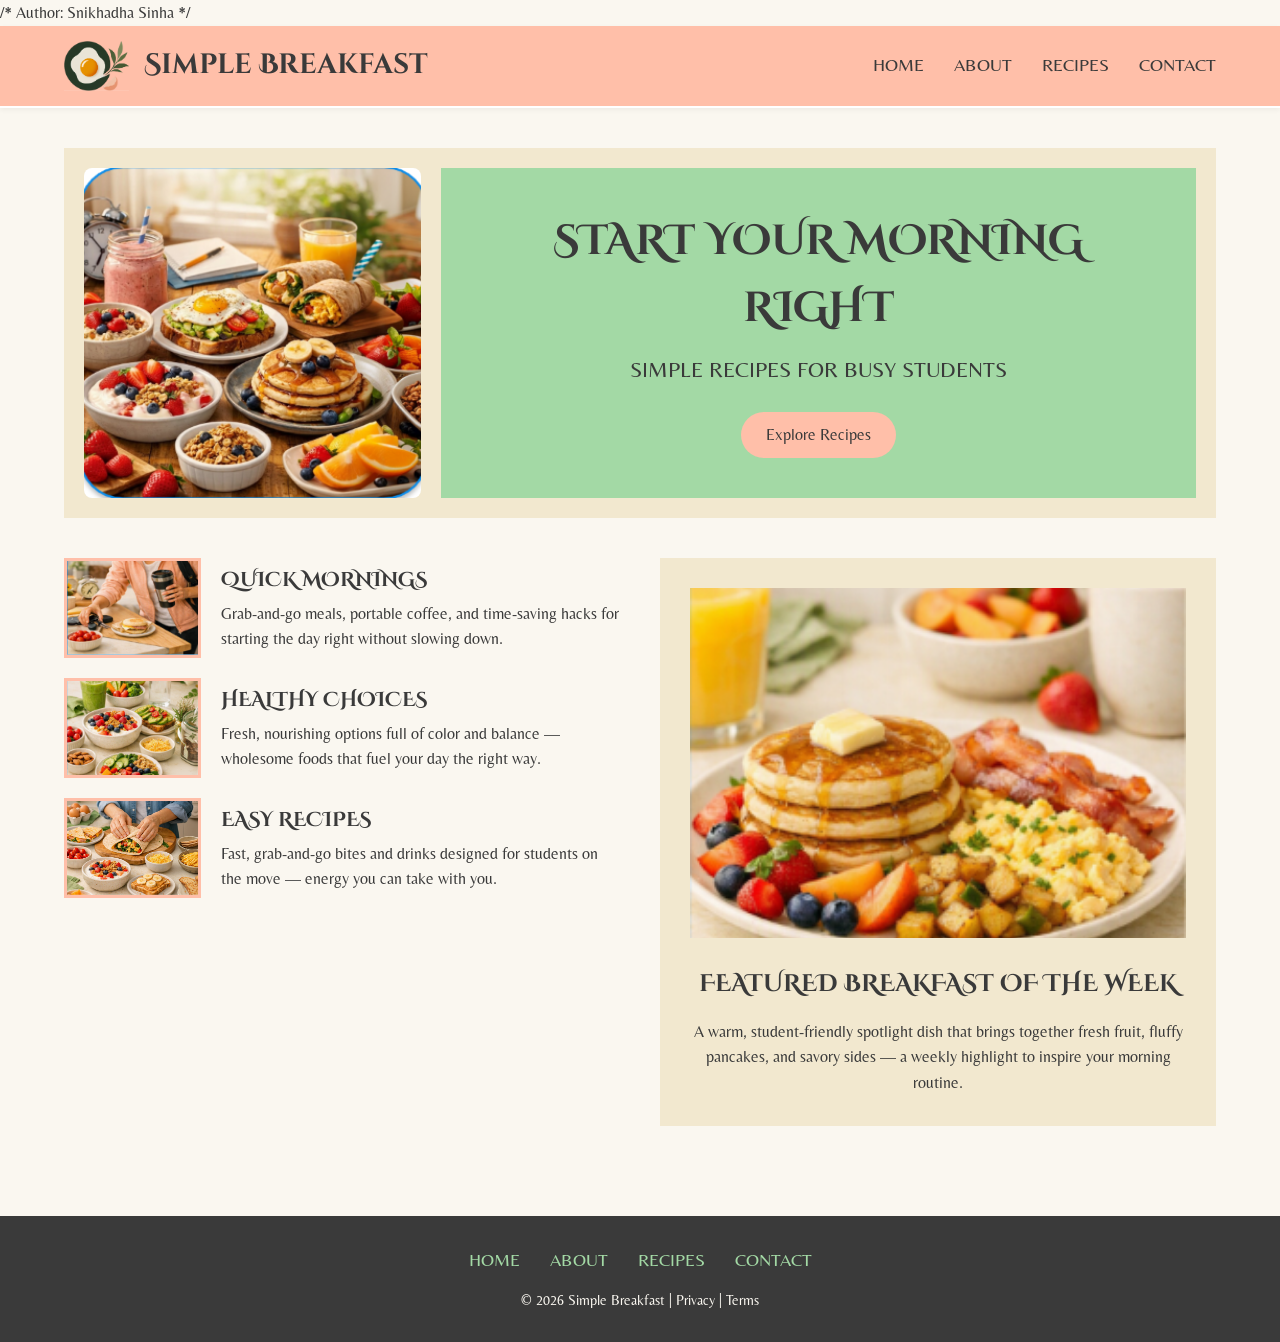
<file: index.html>
<!DOCTYPE html>
<html lang="en">
<head>
    /* Author: Snikhadha Sinha */
    <meta charset="UTF-8">
    <meta name="viewport" content="width=device-width, initial-scale=1.0">
    <title>Simple Breakfast | Home</title>
    <link rel="preconnect" href="https://fonts.googleapis.com">
    <link rel="preconnect" href="https://fonts.gstatic.com" crossorigin>
    <link href="https://fonts.googleapis.com/css2?family=Belleza&family=Cinzel+Decorative:wght@400;700;900&display=swap" rel="stylesheet">
    <link rel="stylesheet" href="styles.css">
    <!-- Internal CSS for Home Page Specifics -->
    <style>
        .home-hero {
            background-color: var(--cream);
            display: flex;
            padding: 20px;
            gap: 20px;
            margin-bottom: 40px;
            align-items: stretch;
        }
        .home-hero-img {
            flex: 1;
        }
        .home-hero-img img {
            width: 100%;
            height: 100%;
            object-fit: cover;
            border-radius: 8px;
        }
        .home-hero-content {
            flex: 2;
            background-color: var(--matcha);
            display: flex;
            flex-direction: column;
            justify-content: center;
            align-items: center;
            text-align: center;
            padding: 40px;
        }
        .home-hero-content h2 {
            font-size: 42px;
            margin-bottom: 10px;
        }
        .home-hero-content h3 {
            font-size: 22px;
            font-family: var(--font-body);
            font-weight: normal;
            margin-bottom: 25px;
        }
        .home-main-grid {
            display: grid;
            grid-template-columns: 1fr 1fr;
            gap: 40px;
        }
        .category-stack {
            display: flex;
            flex-direction: column;
            gap: 20px;
        }
        .category-card {
            display: flex;
            gap: 20px;
            align-items: center;
        }
        .category-card img {
            width: 150px;
            height: 100px;
            object-fit: cover;
            border: 3px solid var(--peach);
        }
        .category-card h4 {
            font-size: 20px;
            margin-bottom: 5px;
            text-transform: uppercase;
        }
        .featured-breakfast {
            background-color: var(--cream);
            padding: 30px;
            text-align: center;
        }
        .featured-breakfast img {
            width: 100%;
            max-height: 350px;
            object-fit: cover;
            margin-bottom: 20px;
        }
        .featured-breakfast h3 {
            font-size: 24px;
            margin-bottom: 15px;
        }
        
        @media (max-width: 768px) {
            .home-hero { flex-direction: column; }
            .home-main-grid { grid-template-columns: 1fr; }
        }
    </style>
</head>
<body>

    <header style="border-bottom: 2px solid #fff;"> <!-- Inline CSS Example -->
        <div class="header-left">
            <img src="logo.png" alt="Simple Breakfast Logo">
            <a href="index.html" class="logo-text">Simple Breakfast</a>
        </div>
        <nav>
            <ul>
                <li><a href="index.html">Home</a></li>
                <li><a href="about.html">About</a></li>
                <li><a href="recipes.html">Recipes</a></li>
                <li><a href="contact.html">Contact</a></li>
            </ul>
        </nav>
    </header>

    <main>
        <section class="home-hero">
            <div class="home-hero-img">
                <img src="start_your_morning_right.png" alt="A spread of simple, healthy breakfast foods">
            </div>
            <div class="home-hero-content">
                <h2>START YOUR MORNING RIGHT</h2>
                <h3>SIMPLE RECIPES FOR BUSY STUDENTS</h3>
                <a href="recipes.html" class="btn">Explore Recipes</a>
            </div>
        </section>

        <section class="home-main-grid">
            <div class="category-stack">
                <div class="category-card">
                    <img src="quick-mornings.png" alt="Quick Mornings">
                    <div>
                        <h4>Quick Mornings</h4>
                        <p>Grab-and-go meals, portable coffee, and time-saving hacks for starting the day right without slowing down.</p>
                    </div>
                </div>
                <div class="category-card">
                    <img src="healthy-choices.png" alt="Healthy Choices">
                    <div>
                        <h4>Healthy Choices</h4>
                        <p>Fresh, nourishing options full of color and balance — wholesome foods that fuel your day the right way.</p>
                    </div>
                </div>
                <div class="category-card">
                    <img src="easy-recipes.png" alt="Easy Recipes">
                    <div>
                        <h4>Easy Recipes</h4>
                        <p>Fast, grab-and-go bites and drinks designed for students on the move — energy you can take with you.</p>
                    </div>
                </div>
            </div>

            <div class="featured-breakfast">
                <img src="featured-breakfast.png" alt="Featured Breakfast of the week">
                <h3>FEATURED BREAKFAST OF THE WEEK</h3>
                <p>A warm, student-friendly spotlight dish that brings together fresh fruit, fluffy pancakes, and savory sides — a weekly highlight to inspire your morning routine.</p>
            </div>
        </section>
    </main>

    <footer>
        <nav>
            <ul>
                <li><a href="index.html">Home</a></li>
                <li><a href="about.html">About</a></li>
                <li><a href="recipes.html">Recipes</a></li>
                <li><a href="contact.html">Contact</a></li>
            </ul>
        </nav>
        <p>&copy; 2026 Simple Breakfast | Privacy | Terms</p>
    </footer>

</body>
</html>
</file>
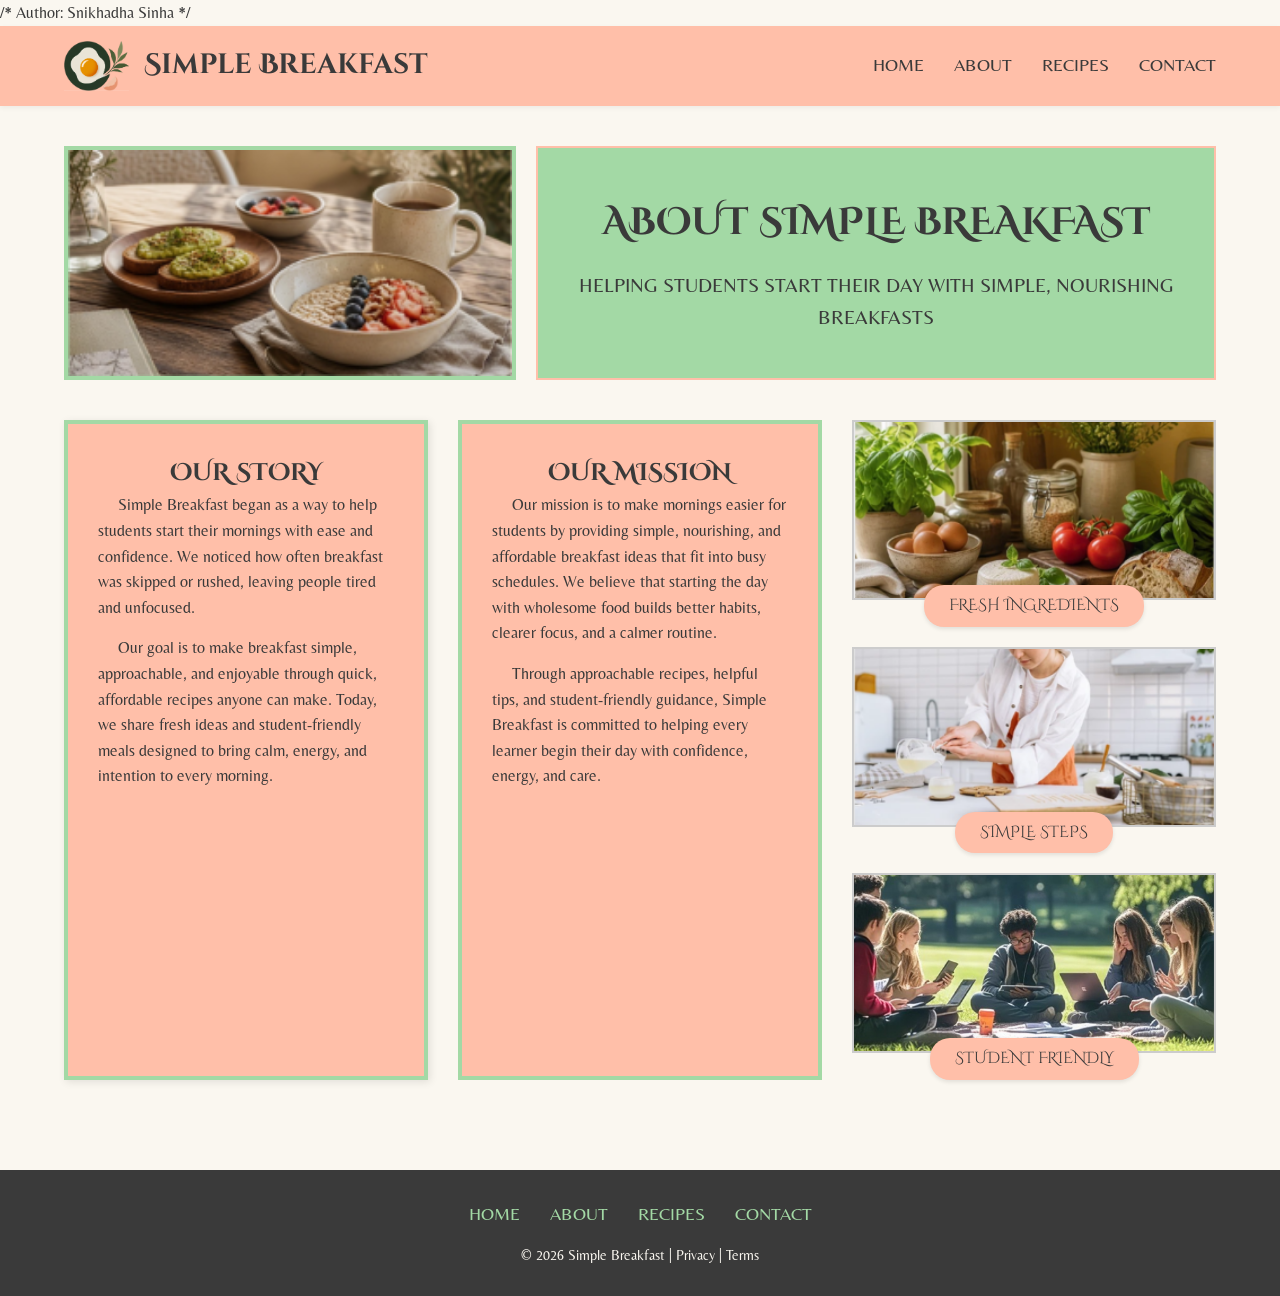
<file: about.html>
<!DOCTYPE html>
<html lang="en">
<head>
    /* Author: Snikhadha Sinha */
    <meta charset="UTF-8">
    <meta name="viewport" content="width=device-width, initial-scale=1.0">
    <title>Simple Breakfast | About</title>
    <link rel="preconnect" href="https://fonts.googleapis.com">
    <link rel="preconnect" href="https://fonts.gstatic.com" crossorigin>
    <link href="https://fonts.googleapis.com/css2?family=Belleza&family=Cinzel+Decorative:wght@400;700;900&display=swap" rel="stylesheet">
    <link rel="stylesheet" href="styles.css">
    <!-- Internal CSS for About Page Specifics -->
    <style>
        .about-hero {
            display: flex;
            gap: 20px;
            margin-bottom: 40px;
        }
        .about-hero img {
            width: 40%;
            object-fit: cover;
            border: 4px solid var(--matcha);
        }
        .about-hero-text {
            width: 60%;
            background-color: var(--matcha);
            display: flex;
            flex-direction: column;
            justify-content: center;
            align-items: center;
            text-align: center;
            padding: 40px;
            border: 2px solid var(--peach);
        }
        .about-hero-text h1 {
            font-size: 38px;
            margin-bottom: 15px;
        }
        .about-hero-text p {
            font-size: 20px;
            text-transform: uppercase;
        }
        .about-grid {
            display: grid;
            grid-template-columns: 1fr 1fr 1fr;
            gap: 30px;
        }
        .about-card {
            background-color: var(--peach);
            border: 4px solid var(--matcha);
            padding: 30px;
            text-align: center;
        }
        .about-card h3 {
            font-size: 24px;
            margin-bottom: 20px;
        }
        .about-card p {
            text-align: left;
            text-indent: 20px;
        }
        .about-images-col {
            display: flex;
            flex-direction: column;
            gap: 20px;
            align-items: center;
        }
        .about-img-box {
            display: flex;
            flex-direction: column;
            align-items: center;
            width: 100%;
        }
        .about-img-box img {
            width: 100%;
            height: 180px;
            object-fit: cover;
            border: 2px solid #ccc;
        }
        .img-label {
            background-color: var(--peach);
            padding: 8px 25px;
            border-radius: 20px;
            margin-top: -15px;
            font-family: var(--font-heading);
            font-size: 16px;
            z-index: 2;
            position: relative;
            box-shadow: 0 2px 4px rgba(0,0,0,0.1);
        }
        
        @media (max-width: 1024px) {
            .about-grid { grid-template-columns: 1fr 1fr; }
            .about-images-col { grid-column: span 2; flex-direction: row; }
        }
        @media (max-width: 768px) {
            .about-hero { flex-direction: column; }
            .about-hero img, .about-hero-text { width: 100%; }
            .about-grid { grid-template-columns: 1fr; }
            .about-images-col { grid-column: span 1; flex-direction: column; }
        }
    </style>
</head>
<body>

    <header>
        <div class="header-left">
            <img src="logo.png" alt="Simple Breakfast Logo">
            <a href="index.html" class="logo-text">Simple Breakfast</a>
        </div>
        <nav>
            <ul>
                <li><a href="index.html">Home</a></li>
                <li><a href="about.html">About</a></li>
                <li><a href="recipes.html">Recipes</a></li>
                <li><a href="contact.html">Contact</a></li>
            </ul>
        </nav>
    </header>

    <main>
        <section class="about-hero">
            <img src="about_simple_breakfast.png" alt="Breakfast bowl and toast">
            <div class="about-hero-text">
                <h1>ABOUT SIMPLE BREAKFAST</h1>
                <p>Helping students start their day with simple, nourishing breakfasts</p>
            </div>
        </section>

        <section class="about-grid">
            <div class="about-card" style="box-shadow: 2px 2px 8px rgba(0,0,0,0.1);"> <!-- Inline CSS Example -->
                <h2>OUR STORY</h2>
                <p>Simple Breakfast began as a way to help students start their mornings with ease and confidence. We noticed how often breakfast was skipped or rushed, leaving people tired and unfocused.</p>
                <p style="margin-top: 15px;">Our goal is to make breakfast simple, approachable, and enjoyable through quick, affordable recipes anyone can make. Today, we share fresh ideas and student-friendly meals designed to bring calm, energy, and intention to every morning.</p>
            </div>
            
            <div class="about-card">
                <h2>OUR MISSION</h2>
                <p>Our mission is to make mornings easier for students by providing simple, nourishing, and affordable breakfast ideas that fit into busy schedules. We believe that starting the day with wholesome food builds better habits, clearer focus, and a calmer routine.</p>
                <p style="margin-top: 15px;">Through approachable recipes, helpful tips, and student-friendly guidance, Simple Breakfast is committed to helping every learner begin their day with confidence, energy, and care.</p>
            </div>

            <div class="about-images-col">
                <div class="about-img-box">
                    <img src="fresh-ingredients.png" alt="Fresh ingredients setup">
                    <div class="img-label">FRESH INGREDIENTS</div>
                </div>
                <div class="about-img-box">
                    <img src="simple-steps.png" alt="Student preparing meal">
                    <div class="img-label">SIMPLE STEPS</div>
                </div>
                <div class="about-img-box">
                    <img src="student-friendly.png" alt="Students eating together on grass">
                    <div class="img-label">STUDENT FRIENDLY</div>
                </div>
            </div>
        </section>
    </main>

    <footer>
        <nav>
            <ul>
                <li><a href="index.html">Home</a></li>
                <li><a href="about.html">About</a></li>
                <li><a href="recipes.html">Recipes</a></li>
                <li><a href="contact.html">Contact</a></li>
            </ul>
        </nav>
        <p>&copy; 2026 Simple Breakfast | Privacy | Terms</p>
    </footer>

</body>
</html>
</file>
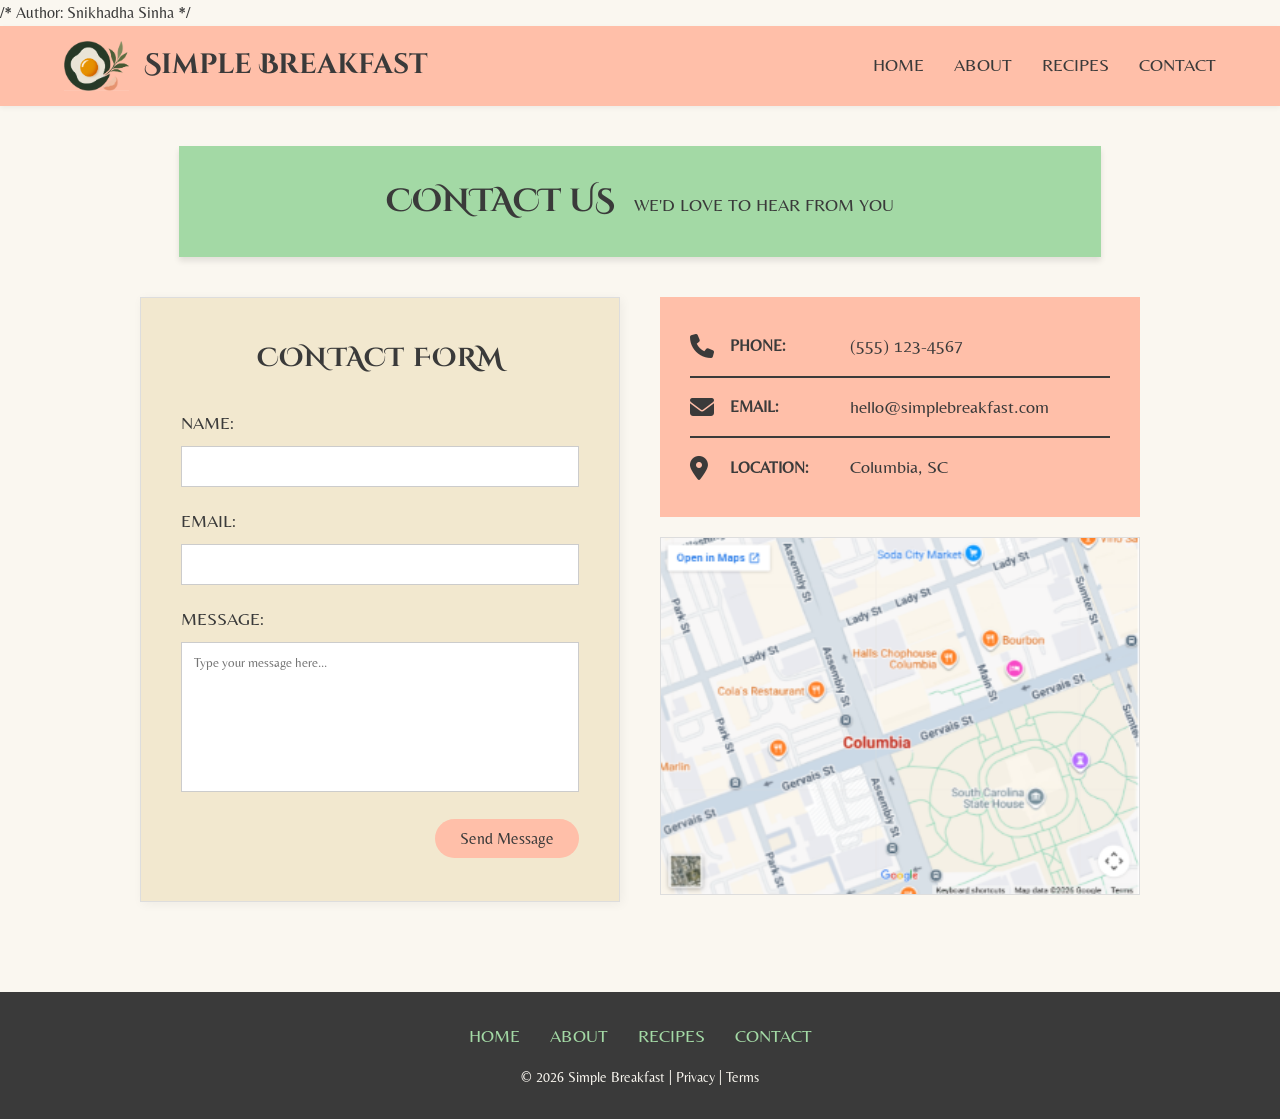
<file: contact.html>
<!DOCTYPE html>
<html lang="en">
<head>
    /* Author: Snikhadha Sinha */
    <meta charset="UTF-8">
    <meta name="viewport" content="width=device-width, initial-scale=1.0">
    <title>Simple Breakfast | Contact</title>
    <link rel="preconnect" href="https://fonts.googleapis.com">
    <link rel="preconnect" href="https://fonts.gstatic.com" crossorigin>
    <link href="https://fonts.googleapis.com/css2?family=Belleza&family=Cinzel+Decorative:wght@400;700;900&display=swap" rel="stylesheet">
    <link rel="stylesheet" href="https://cdnjs.cloudflare.com/ajax/libs/font-awesome/6.4.0/css/all.min.css">
    <link rel="stylesheet" href="styles.css">
    <!-- Internal CSS for Contact Page Specifics -->
    <style>
        .contact-hero {
            background-color: var(--matcha);
            text-align: center;
            padding: 30px;
            margin: 0 auto 40px auto;
            width: 80%;
            box-shadow: 0 4px 6px rgba(0,0,0,0.1);
        }
        .contact-hero h1 {
            font-size: 32px;
            display: inline-block;
            margin-right: 15px;
        }
        .contact-hero p {
            display: inline-block;
            font-size: 18px;
            text-transform: uppercase;
        }
        
        .contact-container {
            display: grid;
            grid-template-columns: 1fr 1fr;
            gap: 40px;
            max-width: 1000px;
            margin: 0 auto;
        }

        /* Left Side: Form */
        .contact-form-card {
            background-color: var(--cream);
            padding: 40px;
            border: 1px solid #ddd;
            box-shadow: 2px 2px 10px rgba(0,0,0,0.05);
        }
        .contact-form-card h2 {
            text-align: center;
            font-size: 26px;
            margin-bottom: 30px;
        }
        .form-group {
            margin-bottom: 20px;
        }
        .form-group label {
            display: block;
            font-size: 18px;
            margin-bottom: 8px;
            text-transform: uppercase;
        }
        .form-group input, .form-group textarea {
            width: 100%;
            padding: 12px;
            border: 1px solid #ccc;
            font-family: var(--font-body);
            background-color: #fff;
        }
        .form-group textarea {
            height: 150px;
            resize: none;
        }
        .submit-container {
            text-align: right;
            margin-top: 20px;
        }

        /* Right Side: Info & Map */
        .contact-info-wrapper {
            display: flex;
            flex-direction: column;
            gap: 20px;
        }
        .info-box {
            background-color: var(--peach);
            padding: 20px 30px;
        }
        .info-row {
            display: flex;
            align-items: center;
            padding: 15px 0;
            border-bottom: 2px solid var(--charcoal);
        }
        .info-row:last-child {
            border-bottom: none;
        }
        .info-row i {
            font-size: 24px;
            color: var(--charcoal);
            width: 40px;
        }
        .info-row span.label {
            font-weight: bold;
            width: 120px;
            text-transform: uppercase;
        }
        .info-row span.detail {
            font-size: 18px;
        }
        .map-box img {
            width: 100%;
            height: auto;
            border: 1px solid #ddd;
        }

        @media (max-width: 768px) {
            .contact-container { grid-template-columns: 1fr; }
            .contact-hero { width: 100%; flex-direction: column; display: flex; }
            .contact-hero h1 { margin-right: 0; margin-bottom: 10px; }
        }
    </style>
</head>
<body>

    <header>
        <div class="header-left">
            <img src="logo.png" alt="Simple Breakfast Logo">
            <a href="index.html" class="logo-text">Simple Breakfast</a>
        </div>
        <nav>
            <ul>
                <li><a href="index.html">Home</a></li>
                <li><a href="about.html">About</a></li>
                <li><a href="recipes.html">Recipes</a></li>
                <li><a href="contact.html">Contact</a></li>
            </ul>
        </nav>
    </header>

    <main>
        <div class="contact-hero">
            <h1>CONTACT US</h1>
            <p>WE'D LOVE TO HEAR FROM YOU</p>
        </div>

        <div class="contact-container">
            <div class="contact-form-card">
                <h2 style="letter-spacing: 1px;">CONTACT FORM</h2> <!-- Inline CSS Example -->
                <form action="#" method="POST">
                    <div class="form-group">
                        <label for="name">NAME:</label>
                        <input type="text" id="name" name="name" required>
                    </div>
                    <div class="form-group">
                        <label for="email">EMAIL:</label>
                        <input type="email" id="email" name="email" required>
                    </div>
                    <div class="form-group">
                        <label for="message">MESSAGE:</label>
                        <textarea id="message" name="message" placeholder="Type your message here..." required></textarea>
                    </div>
                    <div class="submit-container">
                        <button type="submit" class="btn">Send Message</button>
                    </div>
                </form>
            </div>

            <div class="contact-info-wrapper">
                <div class="info-box">
                    <div class="info-row">
                        <i class="fas fa-phone"></i>
                        <span class="label">PHONE:</span>
                        <span class="detail">(555) 123-4567</span>
                    </div>
                    <div class="info-row">
                        <i class="fas fa-envelope"></i>
                        <span class="label">EMAIL:</span>
                        <span class="detail">hello@simplebreakfast.com</span>
                    </div>
                    <div class="info-row">
                        <i class="fas fa-map-marker-alt" style="color: #3A3A3A;"></i> <!-- Inline CSS Example -->
                        <span class="label">LOCATION:</span>
                        <span class="detail">Columbia, SC</span>
                    </div>
                </div>
                <div class="map-box">
                    <img src="location.png" alt="Map showing Columbia, SC location">
                </div>
            </div>
        </div>
    </main>

    <footer>
        <nav>
            <ul>
                <li><a href="index.html">Home</a></li>
                <li><a href="about.html">About</a></li>
                <li><a href="recipes.html">Recipes</a></li>
                <li><a href="contact.html">Contact</a></li>
            </ul>
        </nav>
        <p>&copy; 2026 Simple Breakfast | Privacy | Terms</p>
    </footer>

</body>
</html>
</file>
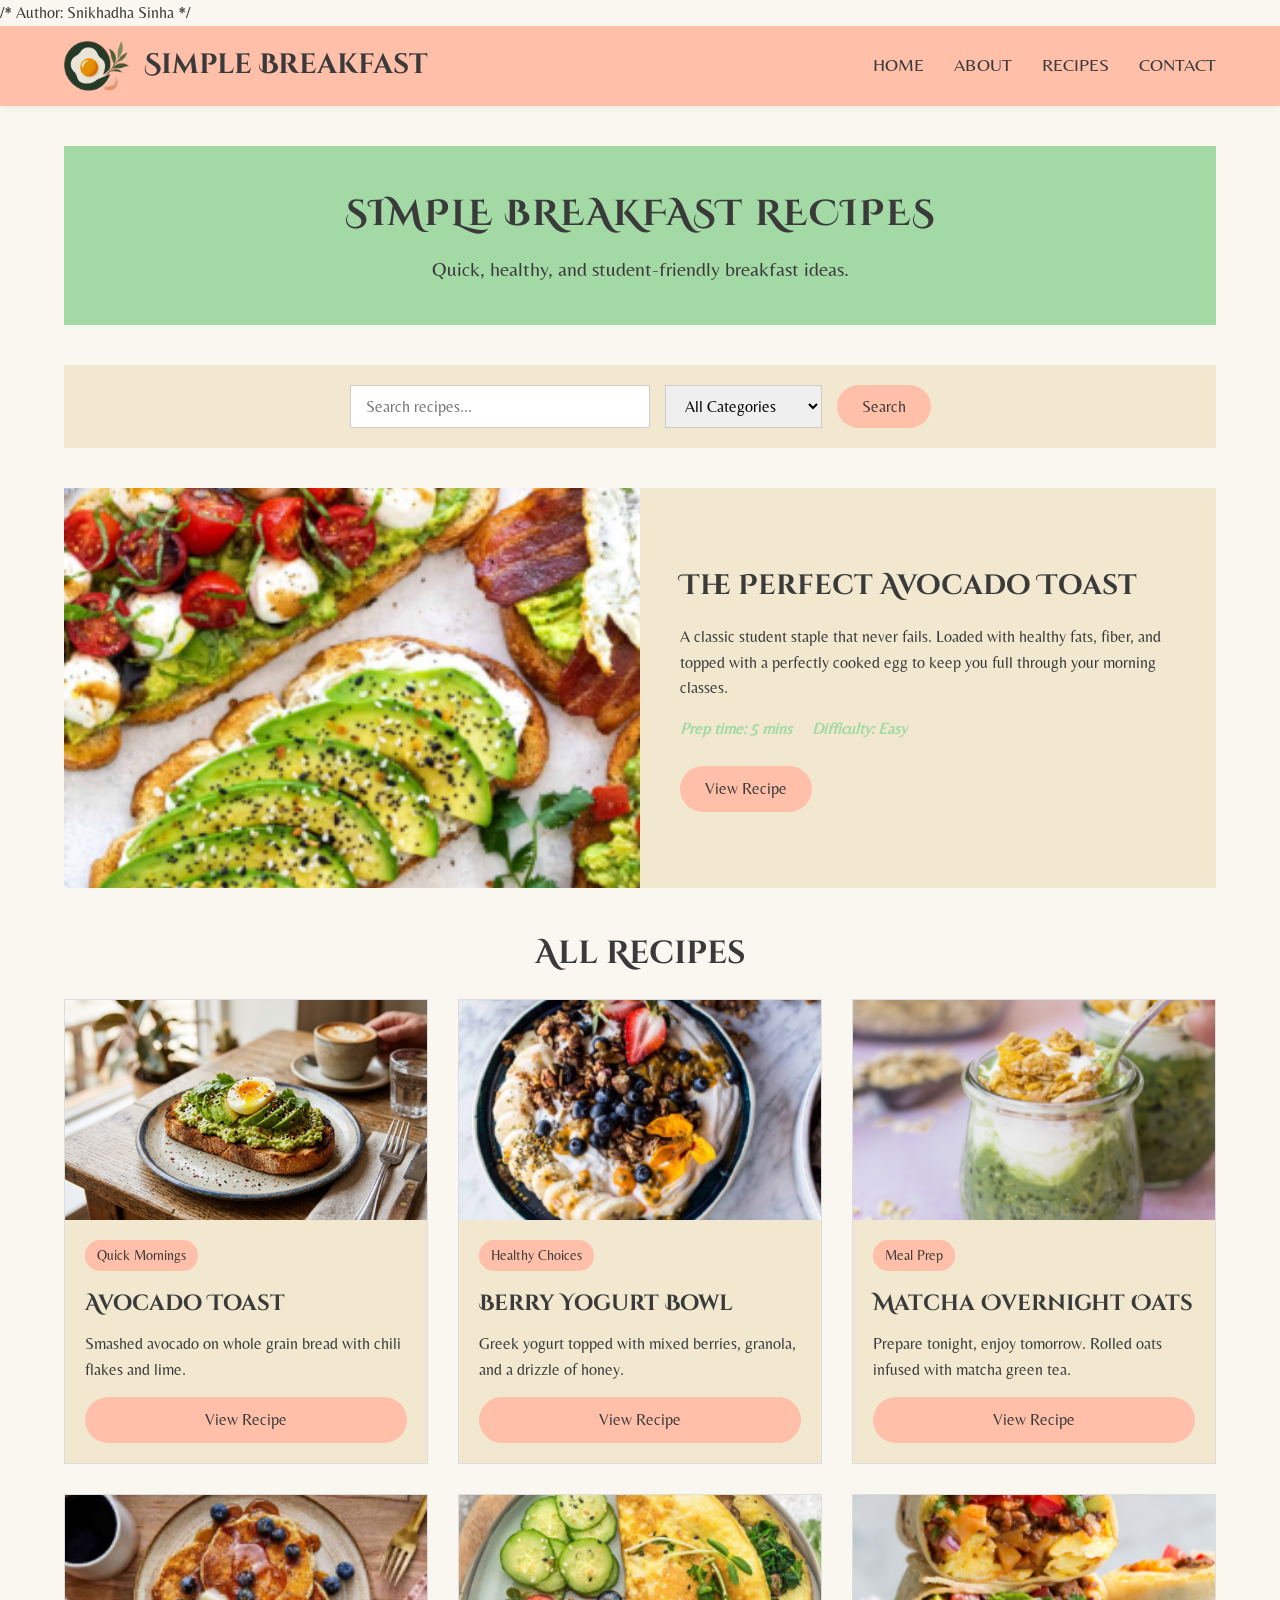
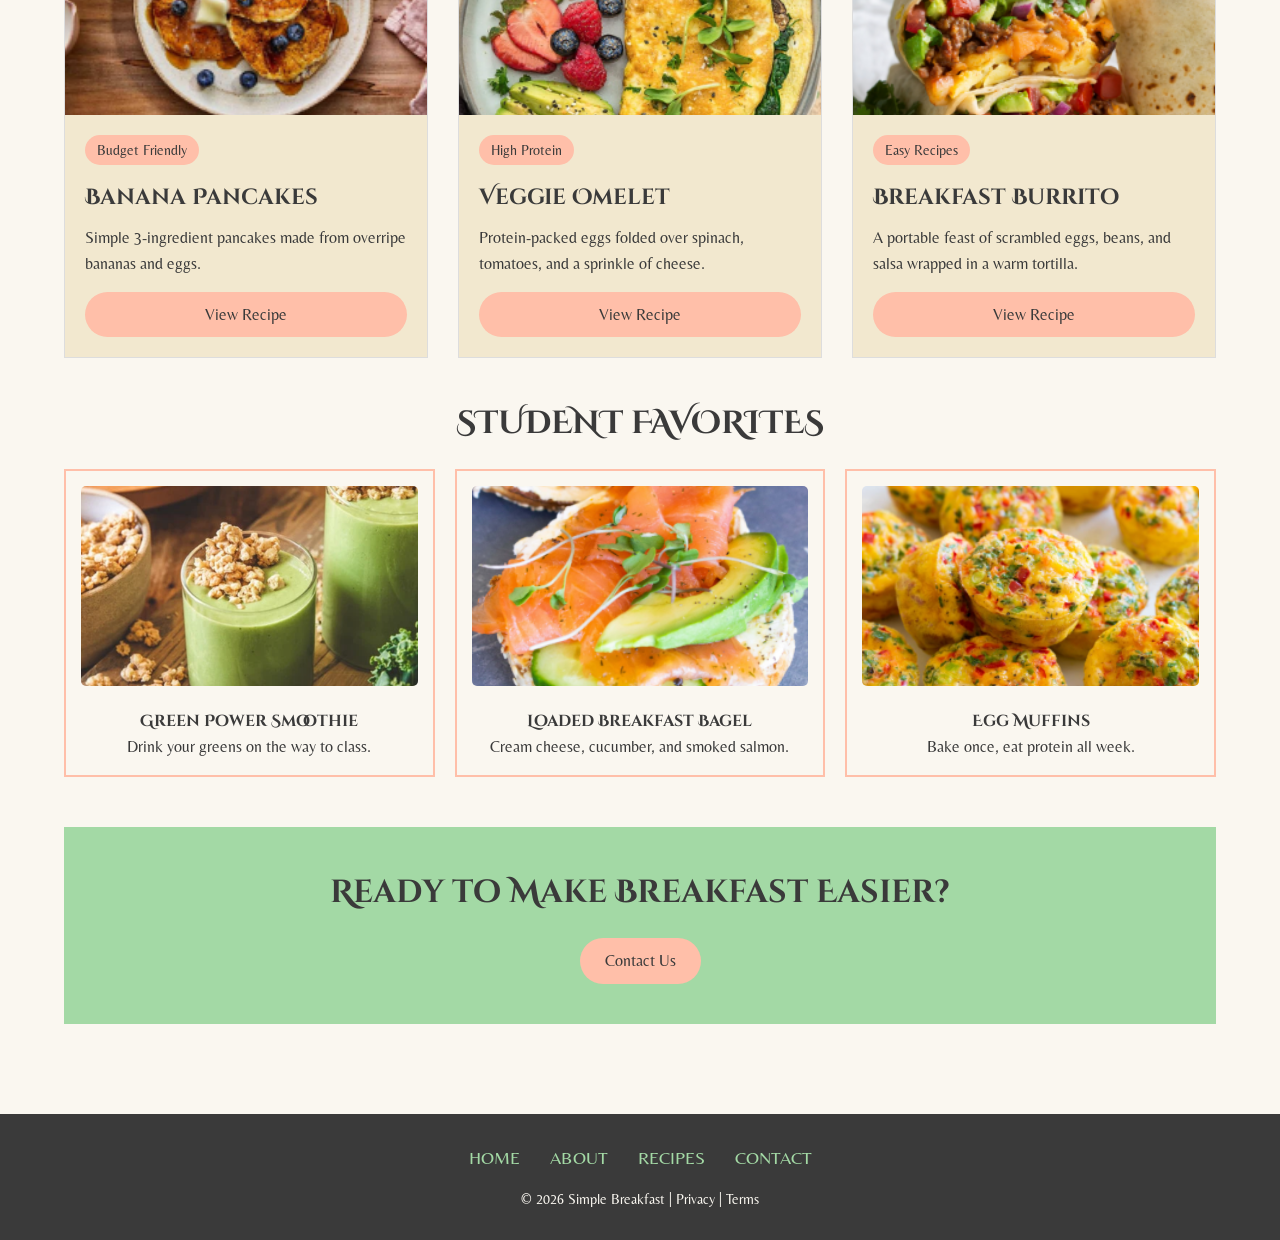
<file: recipes.html>
<!DOCTYPE html>
<html lang="en">
<head>
    /* Author: Snikhadha Sinha */
    <meta charset="UTF-8">
    <meta name="viewport" content="width=device-width, initial-scale=1.0">
    <title>Simple Breakfast | Recipes</title>
    <link rel="preconnect" href="https://fonts.googleapis.com">
    <link rel="preconnect" href="https://fonts.gstatic.com" crossorigin>
    <link href="https://fonts.googleapis.com/css2?family=Belleza&family=Cinzel+Decorative:wght@400;700;900&display=swap" rel="stylesheet">
    <link rel="stylesheet" href="styles.css">
    <!-- Internal CSS for Recipes Page -->
    <style>
        .search-area {
            background-color: var(--cream);
            padding: 20px;
            display: flex;
            justify-content: center;
            gap: 15px;
            margin-bottom: 40px;
        }
        .search-area input, .search-area select {
            padding: 10px 15px;
            border: 1px solid #ccc;
            font-family: var(--font-body);
            font-size: 16px;
        }
        .search-area input {
            width: 300px;
        }
        
        .section-title {
            text-align: center;
            margin: 40px 0 20px;
            font-size: 32px;
            color: var(--charcoal);
        }

        .featured-recipe {
            display: flex;
            background-color: var(--cream);
            margin-bottom: 40px;
            align-items: center;
        }
        .featured-recipe img {
            width: 50%;
            height: 400px;
            object-fit: cover;
        }
        .featured-recipe-info {
            padding: 40px;
            width: 50%;
        }
        .featured-recipe-info h3 {
            font-size: 28px;
            margin-bottom: 15px;
        }
        .recipe-meta {
            display: flex;
            gap: 20px;
            margin: 15px 0 25px;
            font-style: italic;
            color: var(--matcha);
            font-weight: bold;
        }

        .recipe-grid {
            display: grid;
            grid-template-columns: repeat(3, 1fr);
            gap: 30px;
            margin-bottom: 40px;
        }
        .recipe-card {
            background-color: var(--cream);
            border: 1px solid #ddd;
            transition: transform 0.3s ease, box-shadow 0.3s ease;
            display: flex;
            flex-direction: column;
        }
        .recipe-card:hover {
            transform: translateY(-5px);
            box-shadow: 0 5px 15px rgba(0,0,0,0.1);
        }
        .recipe-card img {
            width: 100%;
            height: 220px;
            object-fit: cover;
        }
        .recipe-card-content {
            padding: 20px;
            flex-grow: 1;
            display: flex;
            flex-direction: column;
        }
        .recipe-card-content h4 {
            font-size: 22px;
            margin-bottom: 10px;
        }
        .recipe-card-content p {
            margin-bottom: 15px;
            flex-grow: 1;
        }
        .recipe-tag {
            background-color: var(--peach);
            display: inline-block;
            padding: 4px 12px;
            border-radius: 15px;
            font-size: 14px;
            margin-bottom: 15px;
            align-self: flex-start;
        }

        .student-favorites {
            display: grid;
            grid-template-columns: repeat(3, 1fr);
            gap: 20px;
            margin-bottom: 50px;
        }
        .fav-card {
            text-align: center;
            background-color: var(--ivory);
            border: 2px solid var(--peach);
            padding: 15px;
        }
        .fav-card img {
            width: 100%;
            height: 200px;
            object-fit: cover;
            border-radius: 5px;
            margin-bottom: 15px;
        }

        @media (max-width: 1024px) {
            .recipe-grid { grid-template-columns: repeat(2, 1fr); }
            .student-favorites { grid-template-columns: repeat(2, 1fr); }
        }
        @media (max-width: 768px) {
            .featured-recipe { flex-direction: column; }
            .featured-recipe img, .featured-recipe-info { width: 100%; }
            .search-area { flex-direction: column; align-items: center; }
            .search-area input { width: 100%; }
            .recipe-grid, .student-favorites { grid-template-columns: 1fr; }
        }
    </style>
</head>
<body>

    <header>
        <div class="header-left">
            <img src="logo.png" alt="Simple Breakfast Logo">
            <a href="index.html" class="logo-text">Simple Breakfast</a>
        </div>
        <nav>
            <ul>
                <li><a href="index.html">Home</a></li>
                <li><a href="about.html">About</a></li>
                <li><a href="recipes.html">Recipes</a></li>
                <li><a href="contact.html">Contact</a></li>
            </ul>
        </nav>
    </header>

    <main>
        <div class="green-banner">
            <h1>SIMPLE BREAKFAST RECIPES</h1>
            <p style="font-family: var(--font-body);">Quick, healthy, and student-friendly breakfast ideas.</p> <!-- Inline CSS Example -->
        </div>

        <div class="search-area">
            <input type="text" placeholder="Search recipes...">
            <select>
                <option value="">All Categories</option>
                <option value="quick">Quick Mornings</option>
                <option value="healthy">Healthy Choices</option>
                <option value="protein">High Protein</option>
                <option value="budget">Budget Friendly</option>
            </select>
            <button class="btn">Search</button>
        </div>

        <section class="featured-recipe">
            <img src="featured-recipe-main.png" alt="Featured Recipe: Avocado Toast">
            <div class="featured-recipe-info">
                <h3>The Perfect Avocado Toast</h3>
                <p>A classic student staple that never fails. Loaded with healthy fats, fiber, and topped with a perfectly cooked egg to keep you full through your morning classes.</p>
                <div class="recipe-meta">
                    <span>Prep time: 5 mins</span>
                    <span>Difficulty: Easy</span>
                </div>
                <a href="#" class="btn">View Recipe</a>
            </div>
        </section>

        <h2 class="section-title">All Recipes</h2>
        <section class="recipe-grid">
            <div class="recipe-card">
                <img src="recipe-avo-toast.png" alt="Avocado Toast">
                <div class="recipe-card-content">
                    <span class="recipe-tag">Quick Mornings</span>
                    <h4>Avocado Toast</h4>
                    <p>Smashed avocado on whole grain bread with chili flakes and lime.</p>
                    <a href="#" class="btn" style="text-align: center;">View Recipe</a>
                </div>
            </div>
            <div class="recipe-card">
                <img src="recipe-yogurt-bowl.png" alt="Berry Yogurt Bowl">
                <div class="recipe-card-content">
                    <span class="recipe-tag">Healthy Choices</span>
                    <h4>Berry Yogurt Bowl</h4>
                    <p>Greek yogurt topped with mixed berries, granola, and a drizzle of honey.</p>
                    <a href="#" class="btn" style="text-align: center;">View Recipe</a>
                </div>
            </div>
            <div class="recipe-card">
                <img src="recipe-oats.png" alt="Matcha Overnight Oats">
                <div class="recipe-card-content">
                    <span class="recipe-tag">Meal Prep</span>
                    <h4>Matcha Overnight Oats</h4>
                    <p>Prepare tonight, enjoy tomorrow. Rolled oats infused with matcha green tea.</p>
                    <a href="#" class="btn" style="text-align: center;">View Recipe</a>
                </div>
            </div>
            <div class="recipe-card">
                <img src="recipe-pancakes.png" alt="Banana Pancakes">
                <div class="recipe-card-content">
                    <span class="recipe-tag">Budget Friendly</span>
                    <h4>Banana Pancakes</h4>
                    <p>Simple 3-ingredient pancakes made from overripe bananas and eggs.</p>
                    <a href="#" class="btn" style="text-align: center;">View Recipe</a>
                </div>
            </div>
            <div class="recipe-card">
                <img src="recipe-omelet.png" alt="Veggie Omelet">
                <div class="recipe-card-content">
                    <span class="recipe-tag">High Protein</span>
                    <h4>Veggie Omelet</h4>
                    <p>Protein-packed eggs folded over spinach, tomatoes, and a sprinkle of cheese.</p>
                    <a href="#" class="btn" style="text-align: center;">View Recipe</a>
                </div>
            </div>
            <div class="recipe-card">
                <img src="recipe-burrito.png" alt="Breakfast Burrito">
                <div class="recipe-card-content">
                    <span class="recipe-tag">Easy Recipes</span>
                    <h4>Breakfast Burrito</h4>
                    <p>A portable feast of scrambled eggs, beans, and salsa wrapped in a warm tortilla.</p>
                    <a href="#" class="btn" style="text-align: center;">View Recipe</a>
                </div>
            </div>
        </section>

        <h2 class="section-title">STUDENT FAVORITES</h2>
        <section class="student-favorites">
            <div class="fav-card">
                <img src="fav-smoothie.png" alt="Green Power Smoothie">
                <h4>Green Power Smoothie</h4>
                <p>Drink your greens on the way to class.</p>
            </div>
            <div class="fav-card">
                <img src="fav-bagel.png" alt="Loaded Breakfast Bagel">
                <h4>Loaded Breakfast Bagel</h4>
                <p>Cream cheese, cucumber, and smoked salmon.</p>
            </div>
            <div class="fav-card">
                <img src="fav-muffins.png" alt="Egg Muffins">
                <h4>Egg Muffins</h4>
                <p>Bake once, eat protein all week.</p>
            </div>
        </section>

        <div class="green-banner" style="margin-bottom: 0;">
            <h2 style="font-size: 32px; margin-bottom: 20px;">Ready to Make Breakfast Easier?</h2>
            <a href="contact.html" class="btn">Contact Us</a>
        </div>
    </main>

    <footer>
        <nav>
            <ul>
                <li><a href="index.html">Home</a></li>
                <li><a href="about.html">About</a></li>
                <li><a href="recipes.html">Recipes</a></li>
                <li><a href="contact.html">Contact</a></li>
            </ul>
        </nav>
        <p>&copy; 2026 Simple Breakfast | Privacy | Terms</p>
    </footer>

</body>
</html>
</file>
<file: styles.css>
/* Author: Snikhadha Sinha */

/* styles.css */
:root {
    --matcha: #A3D9A5;
    --cream: #F2E8CF;
    --ivory: #FAF7F0;
    --charcoal: #3A3A3A;
    --peach: #FFBFA9;
    --font-heading: 'Cinzel Decorative', serif;
    --font-body: 'Belleza', sans-serif;
}

* {
    margin: 0;
    padding: 0;
    box-sizing: border-box;
}

body {
    background-color: var(--ivory);
    color: var(--charcoal);
    font-family: var(--font-body);
    line-height: 1.6;
}

h1, h2, h3, h4, h5, h6, .logo-text {
    font-family: var(--font-heading);
    font-weight: 700;
}

/* Header & Navigation */
header {
    background-color: var(--peach); /* Matched to screenshot */
    padding: 15px 5%;
    display: flex;
    justify-content: space-between;
    align-items: center;
    box-shadow: 0 2px 5px rgba(0,0,0,0.05);
}

.header-left {
    display: flex;
    align-items: center;
    gap: 15px;
}

.header-left img {
    height: 50px;
    width: auto;
}

.logo-text {
    font-size: 28px;
    color: var(--charcoal);
    text-decoration: none;
}

nav ul {
    list-style: none;
    display: flex;
    gap: 30px;
}

nav ul li a {
    text-decoration: none;
    color: var(--charcoal);
    font-size: 18px;
    text-transform: uppercase;
    transition: color 0.3s ease;
}

nav ul li a:hover {
    color: var(--ivory);
}

/* Footer */
footer {
    background-color: var(--charcoal);
    color: var(--ivory);
    padding: 30px 5%;
    text-align: center;
    margin-top: 50px;
}

footer nav ul {
    justify-content: center;
    margin-bottom: 15px;
}

footer nav ul li a {
    color: var(--matcha);
}

footer nav ul li a:hover {
    color: var(--peach);
}

footer p {
    font-size: 14px;
}

/* Buttons */
.btn {
    display: inline-block;
    background-color: var(--peach);
    color: var(--charcoal);
    padding: 10px 25px;
    border-radius: 25px;
    text-decoration: none;
    font-family: var(--font-body);
    font-size: 16px;
    border: none;
    cursor: pointer;
    transition: background-color 0.3s ease, transform 0.2s ease;
}

.btn:hover {
    background-color: var(--matcha);
    transform: translateY(-2px);
}

/* Main Container */
main {
    padding: 40px 5%;
    max-width: 1400px;
    margin: 0 auto;
}

/* Shared Components */
.green-banner {
    background-color: var(--matcha);
    text-align: center;
    padding: 40px 20px;
    margin-bottom: 40px;
}

.green-banner h1 {
    font-size: 36px;
    letter-spacing: 2px;
    margin-bottom: 10px;
}

.green-banner p {
    font-size: 20px;
}

/* Responsive Breakpoints */
@media (max-width: 1024px) {
    .header-left .logo-text { font-size: 24px; }
    nav ul { gap: 20px; }
}

@media (max-width: 768px) {
    header {
        flex-direction: column;
        gap: 20px;
    }
    nav ul {
        flex-wrap: wrap;
        justify-content: center;
    }
}

@media (max-width: 480px) {
    main { padding: 20px 5%; }
    .green-banner h1 { font-size: 28px; }
    .btn { width: 100%; text-align: center; }
}
</file>
